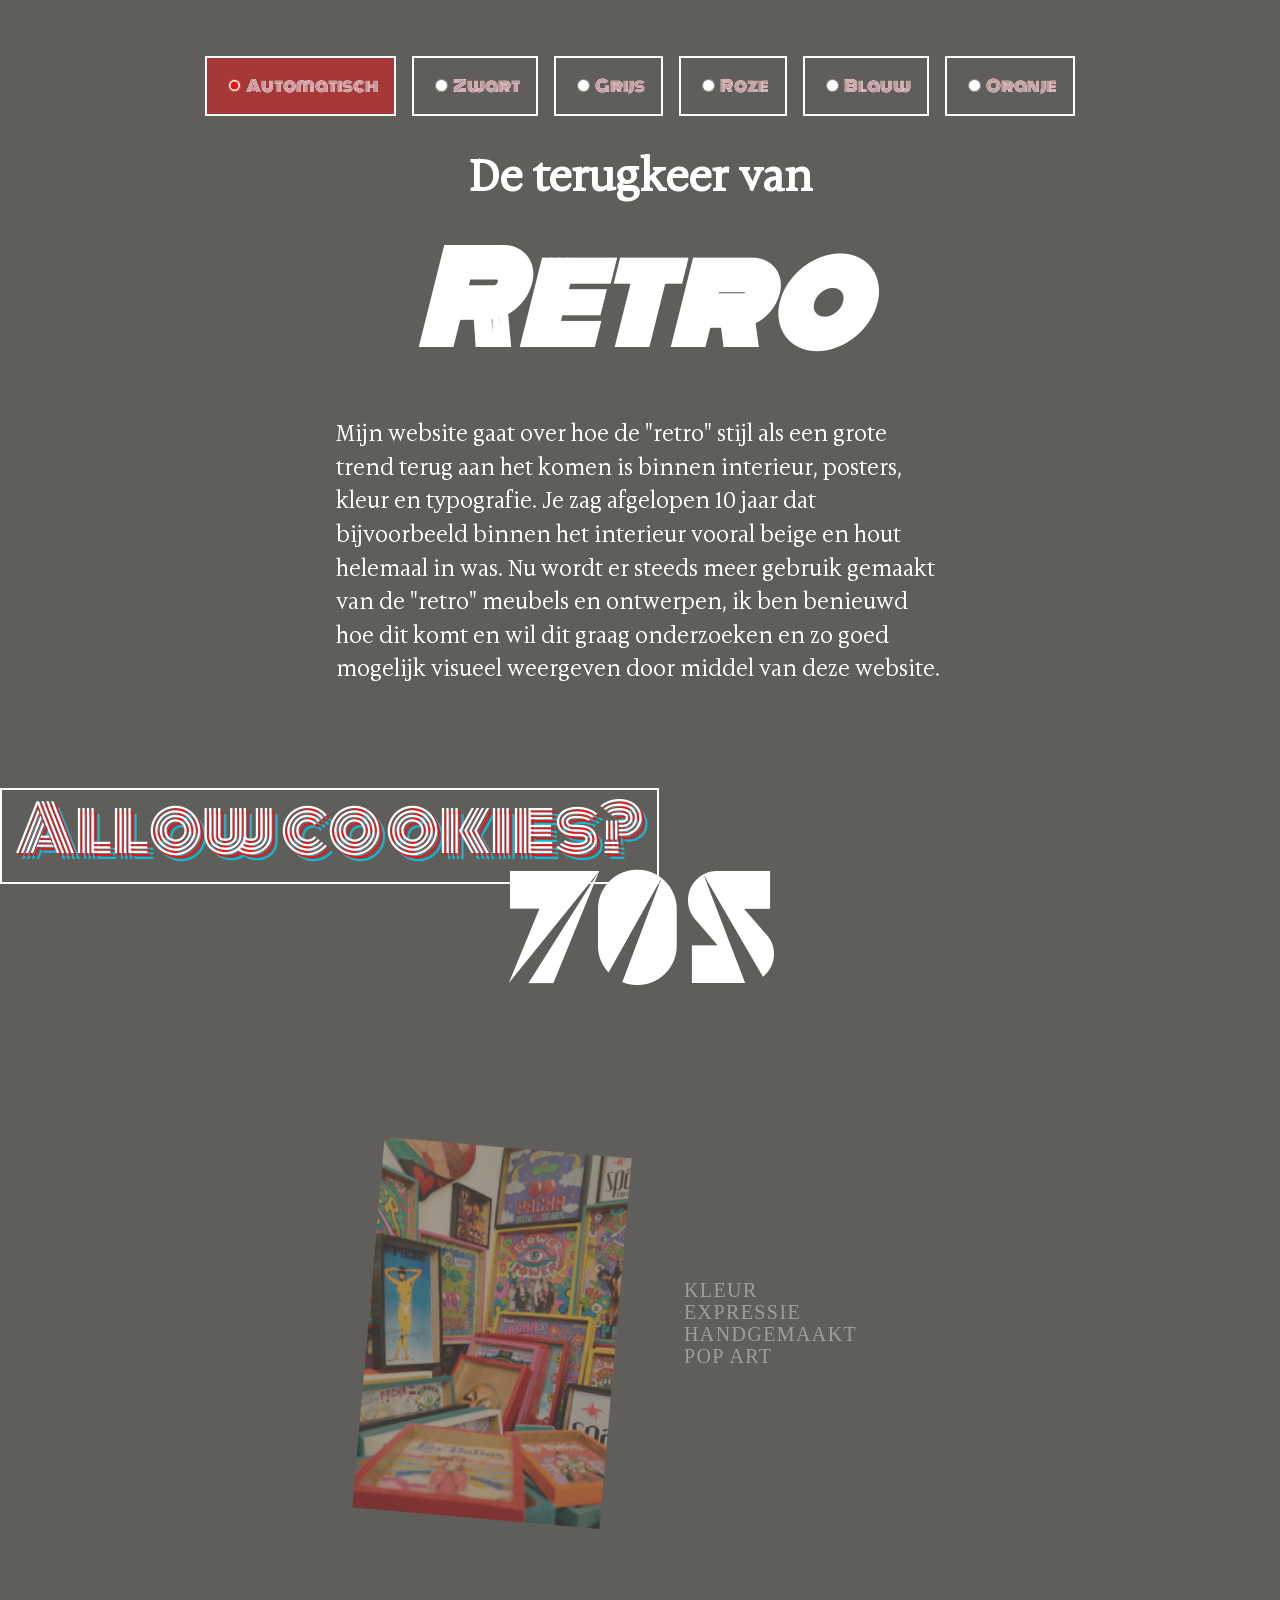
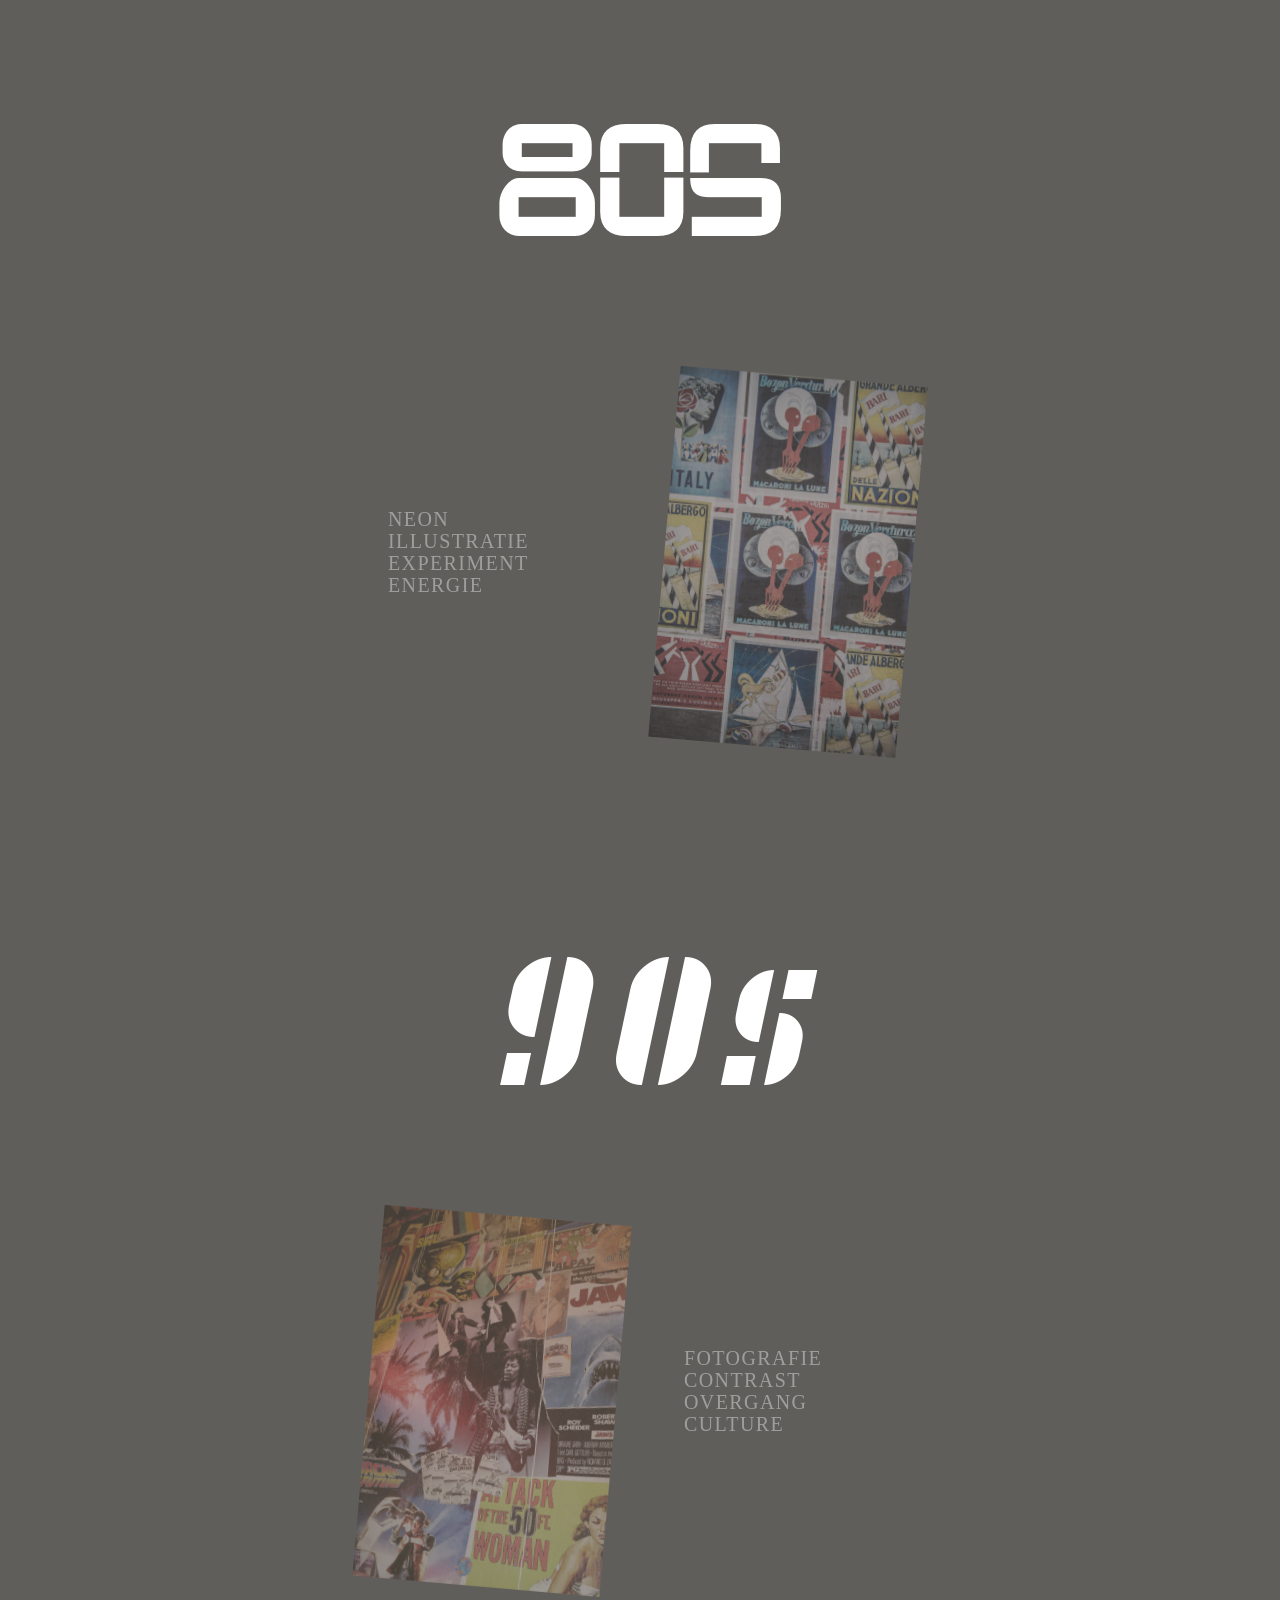
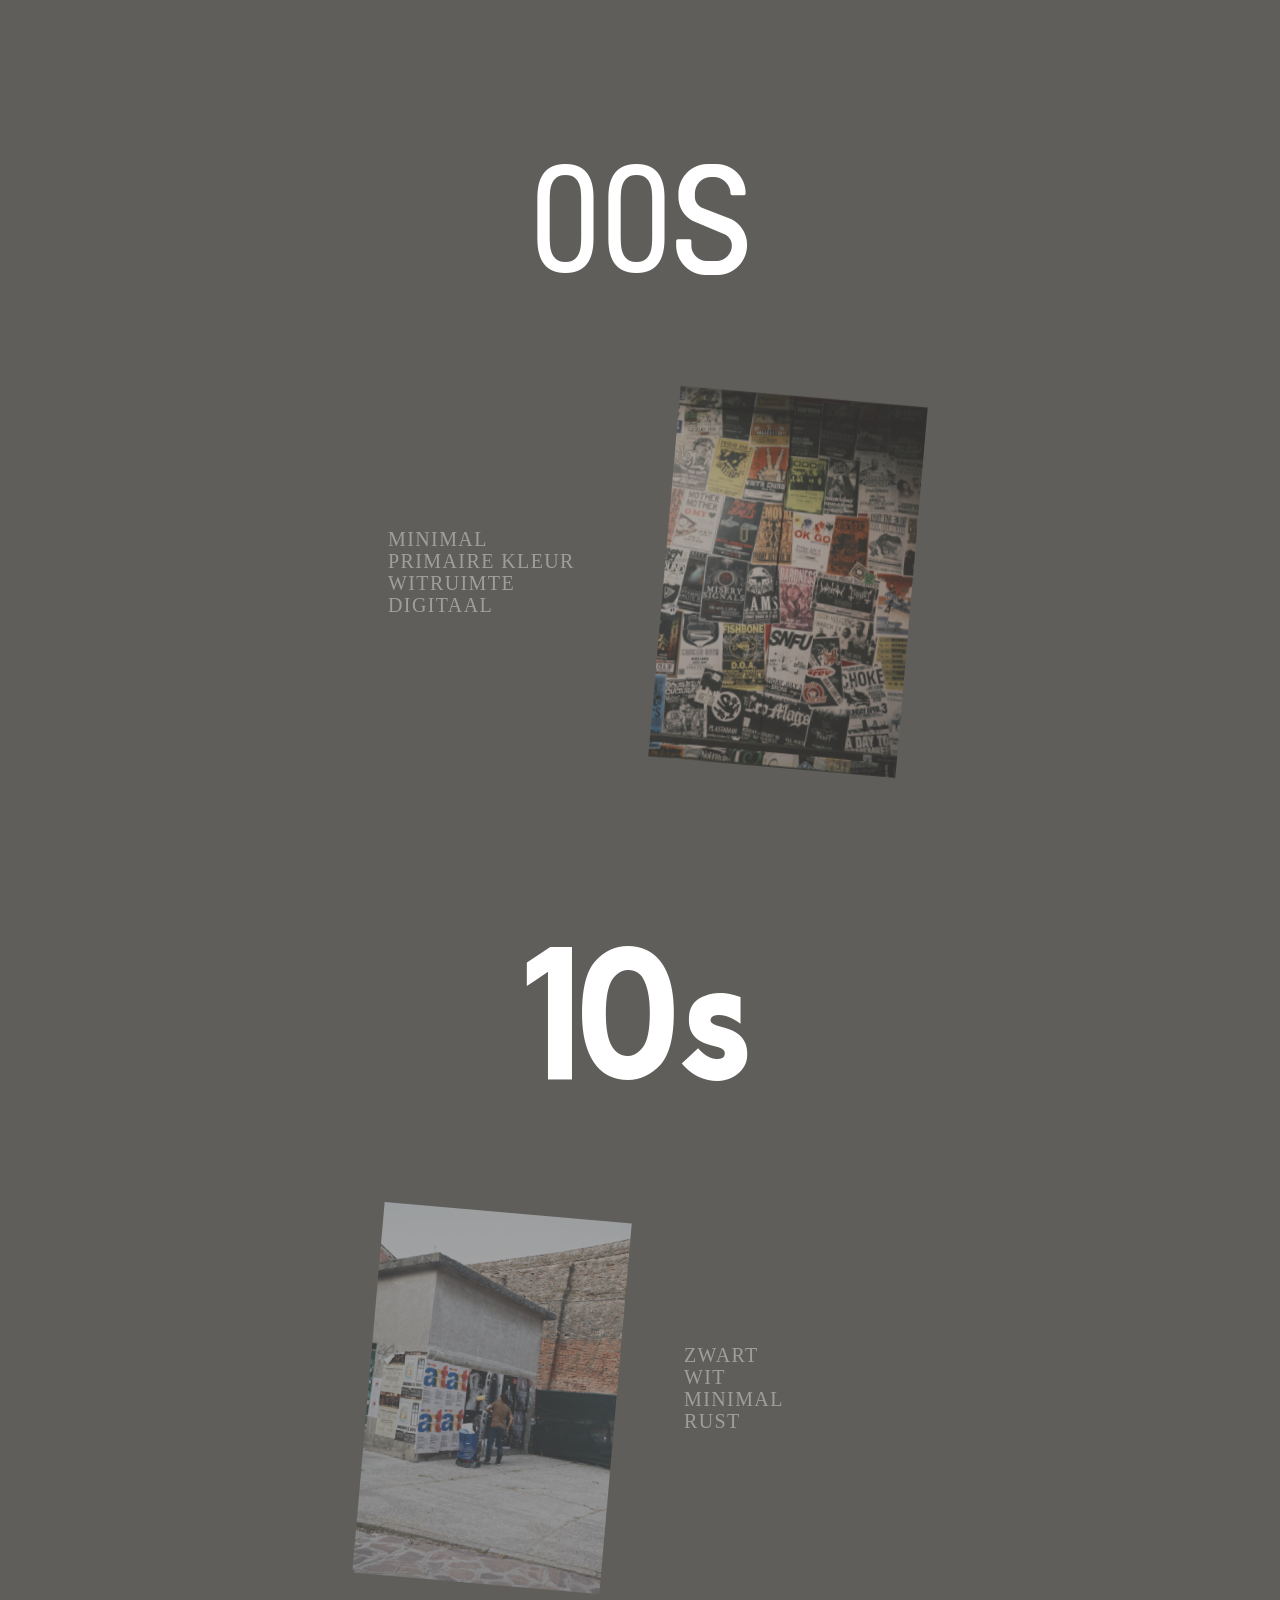
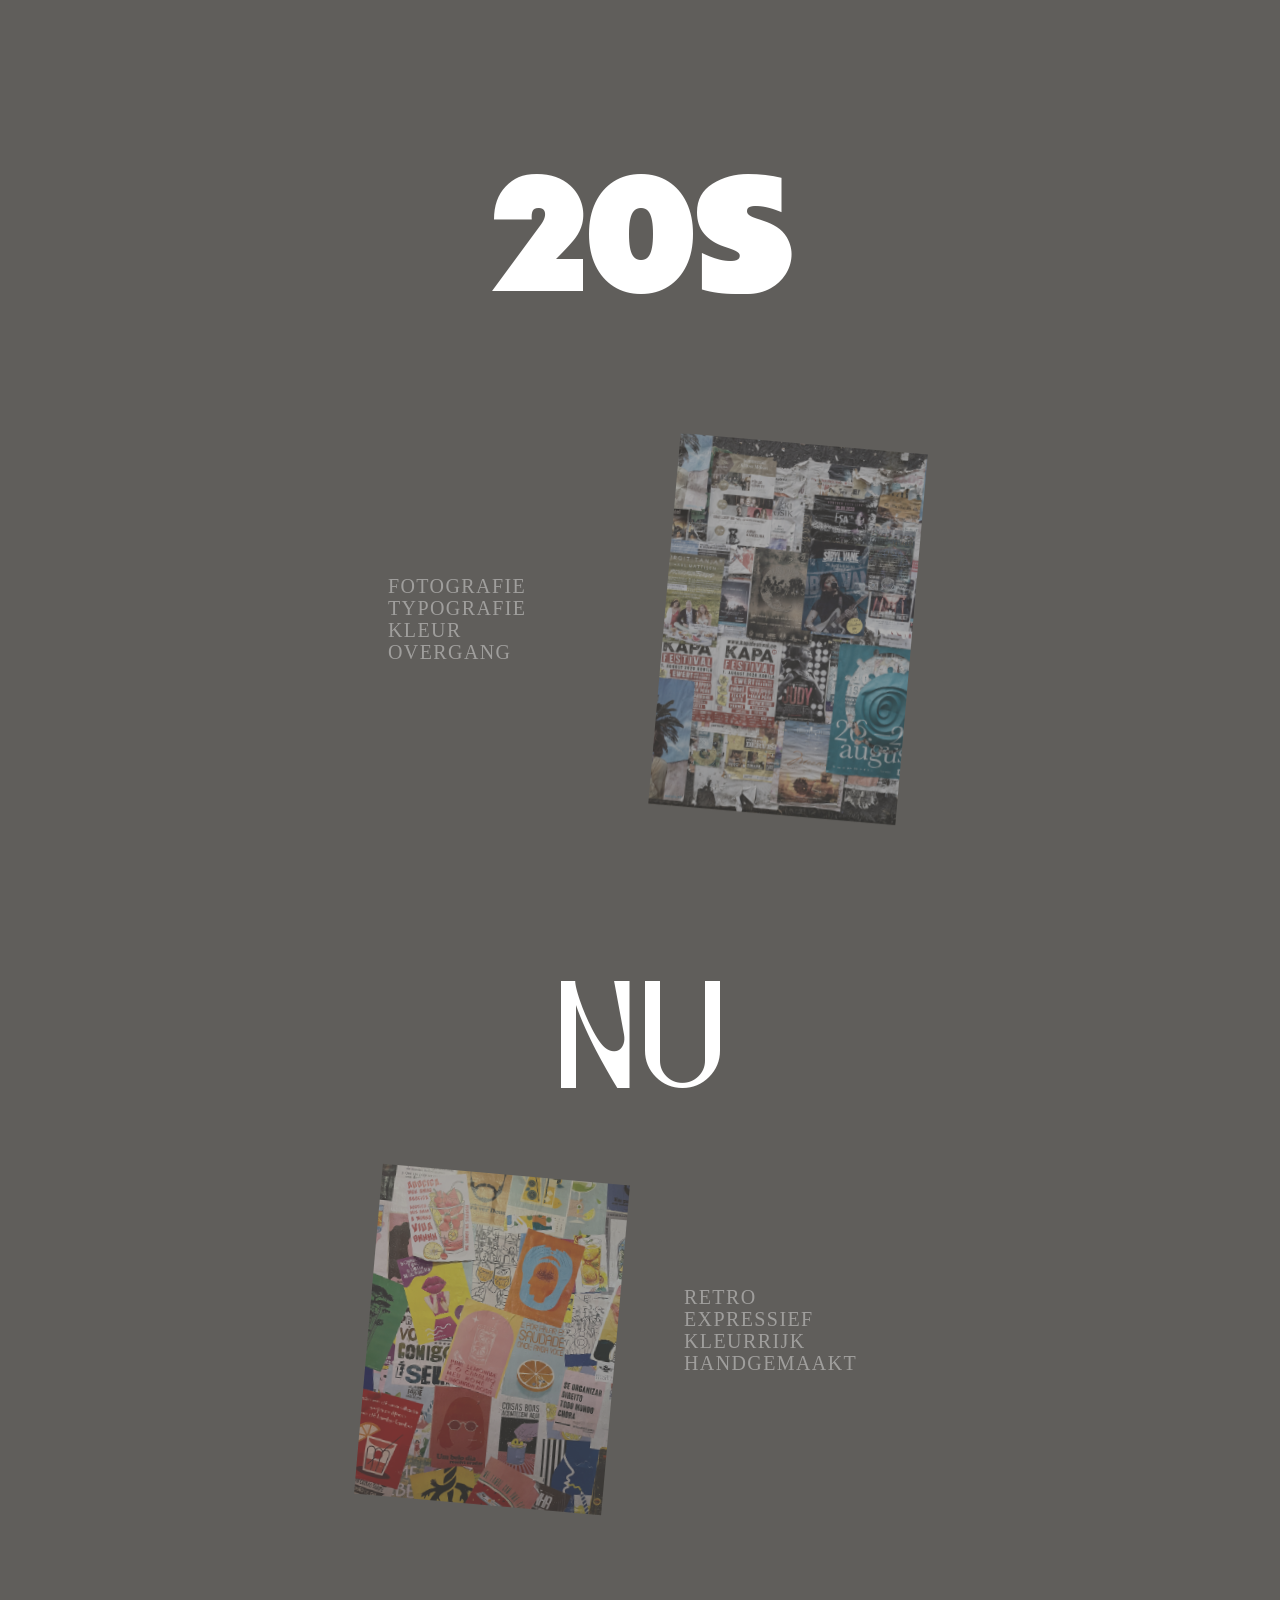
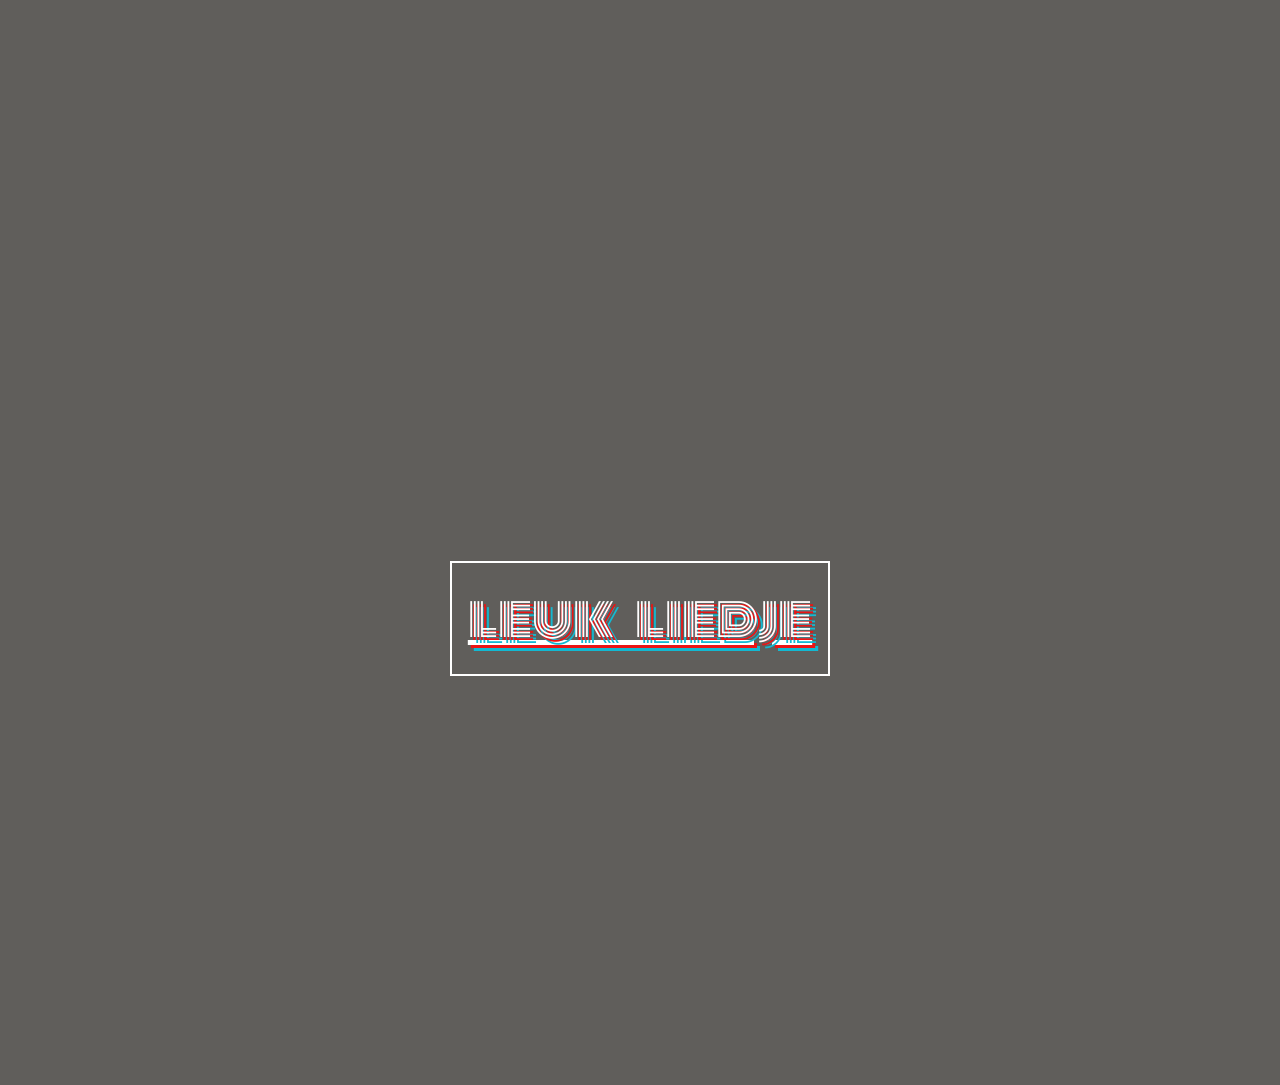
<file: index.html>
<!doctype html>
<html lang="en">
  <head>
    <link rel="icon" type="image/x-icon" href="/assets/foto/icon.png" />
    <meta charset="UTF-8" />
    <meta name="viewport" content="width=device-width, initial-scale=1.0" />
    <meta name="author" content="Jip van der Horn" />
    <meta name="color-scheme" content="dark light" />

    <title>Digitaal Tuintje van Jip</title>
    <link rel="stylesheet" href="./assets/style/normal.css" />
    <script src="./assets/style/javascript.js" defer></script>

    <script
      data-page="https://jipvdhorn.nl"
      src="https://digitaaltuintje.nl/webring.js"
      defer
    ></script>
  </head>

  <form>
    <label>
      <input type="radio" name="thema" value="auto" checked />
      Automatisch
    </label>

    <label>
      <input type="radio" name="thema" value="zwart" />
      Zwart
    </label>

    <label>
      <input type="radio" name="thema" value="grijs" />
      Grijs
    </label>

    <label>
      <input type="radio" name="thema" value="roze" />
      Roze
    </label>

    <label>
      <input type="radio" name="thema" value="blauw" />
      Blauw
    </label>

    <label>
      <input type="radio" name="thema" value="oranje" />
      Oranje
    </label>
  </form>

  <body>
    <header>
      <h1>De terugkeer van <em>Retro</em></h1>
    </header>

    <main>
      <p>
        Mijn website gaat over hoe de "retro" stijl als een grote trend terug
        aan het komen is binnen interieur, posters, kleur en typografie. Je zag
        afgelopen 10 jaar dat bijvoorbeeld binnen het interieur vooral beige en
        hout helemaal in was. Nu wordt er steeds meer gebruik gemaakt van de
        "retro" meubels en ontwerpen, ik ben benieuwd hoe dit komt en wil dit
        graag onderzoeken en zo goed mogelijk visueel weergeven door middel van
        deze website.
      </p>

      <section>
        <h2><button>70s</button></h2>

        <figure>
          <img
            src="assets/foto/70s.jpg"
            alt="een afbeelding van meerdere posters, heel felle en veel kleur, een striptekeningstijl (pop art) is aangehpuden voor deze posters."
          />
          <figcaption>
            KLEUR<br />
            EXPRESSIE<br />
            HANDGEMAAKT<br />
            POP ART
          </figcaption>
        </figure>
      </section>

      <section>
        <h2><button>80s</button></h2>

        <figure>
          <img
            src="assets/foto/80s.jpg"
            alt="een afbeelding van meerdere posters, veel kleur en tekeningen valt bij alle posters op."
          />
          <figcaption>
            NEON<br />
            ILLUSTRATIE<br />
            EXPERIMENT<br />
            ENERGIE
          </figcaption>
        </figure>
      </section>

      <section>
        <h2><button>90s</button></h2>

        <figure>
          <img
            src="assets/foto/90s.jpg"
            alt="een aantal
        filmposters uit de 90s zoals jaws en back to the future."
          />
          <figcaption>
            FOTOGRAFIE<br />
            CONTRAST<br />
            OVERGANG<br />
            CULTURE
          </figcaption>
        </figure>
      </section>
      <section>
        <h2><button>00s</button></h2>

        <figure>
          <img
            src="assets/foto/00s.jpg"
            alt="een aantal posters
        uit de 2000s, het valt gelijk op dat er al iets minder kleur gebruikt
        wordt dan de vorige afbeeldingen."
          />
          <figcaption>
            MINIMAL<br />
            PRIMAIRE KLEUR<br />
            WITRUIMTE<br />
            DIGITAAL
          </figcaption>
        </figure>
      </section>

      <section>
        <h2><button>10s</button></h2>

        <figure>
          <img
            src="assets/foto/10s.jpg"
            alt="een
        aantal posters uit de 2010s, er is vrijwel geen kleur en geen
        afbeeldingen/ tekeningen. alleen maar tekst en bijna alles zwart - wit,
        heel af en toe een poster met een beetje kleur in de tekst maar verder
        niks."
          />
          <figcaption>
            ZWART<br />
            WIT<br />
            MINIMAL<br />
            RUST
          </figcaption>
        </figure>
      </section>

      <section>
        <h2><button>20s</button></h2>

        <figure>
          <img
            src="assets/foto/20s.jpg"
            alt="een aantal posters uit 2020s, de kleur komt al iets meer terug. Je ziet dat we in deze periode een beetje in de overgangsfase zitten van vrijwel geen kleur naar weer wat meer kleurgebruik gaan, wel vaak maar maximaal 1 kleur per poster maar het is wel weer aanwezig."
          />
          <figcaption>
            FOTOGRAFIE<br />
            TYPOGRAFIE<br />
            KLEUR<br />
            OVERGANG
          </figcaption>
        </figure>
      </section>

      <section>
        <h2><button>nu</button></h2>

        <figure>
          <img
            src="assets/foto/nu.jpg"
            alt="een aantal posters die van nu zijn, de kleur is weer helemaal terug aan het komen in de ontwerpen. Je ziet meer getekende afbeeldingen en er wordt weer meerdere kleur per poster gebruikt."
          />
          <figcaption>
            RETRO<br />
            EXPRESSIEF<br />
            KLEURRIJK<br />
            HANDGEMAAKT
          </figcaption>
        </figure>
      </section>
    </main>

    <footer>
      <nav>
        <button commandfor="cookieModal" command="show-modal">
          <span>Allow cookies?</span>
        </button>
      </nav>
    </footer>

    <dialog id="cookieModal">
      <form method="dialog">
        <p lang="en">
          We use cookies to personalise content and ads, to provide social media
          features and to analyse our traffic. We also share information about
          your use of our site with our social media, advertising and analytics
          partners who may combine it with other information that you’ve
          provided to them or that they’ve collected from your use of their
          services.
        </p>
        <button onclick="setCookie()">Allow</button>
        <button onclick="unsetCookie()">Deny</button>
      </form>
    </dialog>
    <a href="let-it-happen/index.html"> leuk liedje </a>
  </body>
</html>
</file>
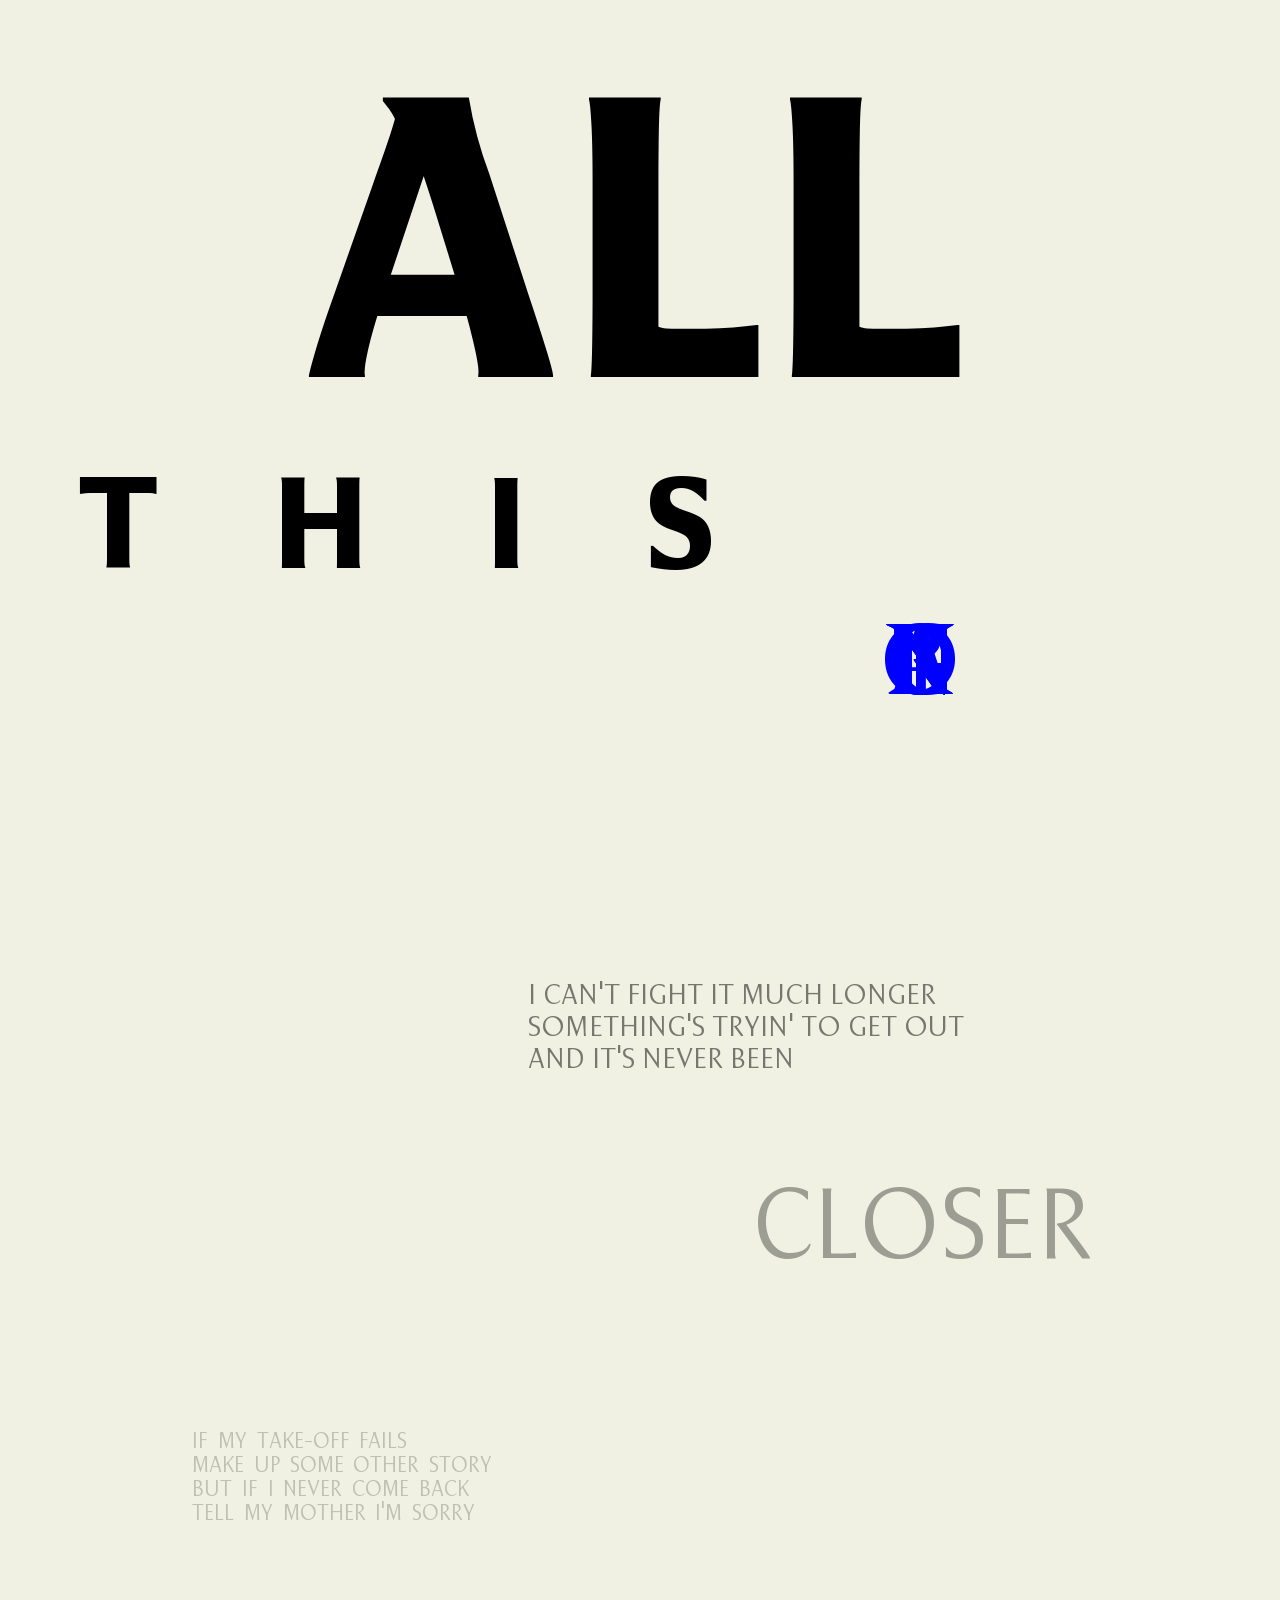
<file: let it happen songtekst visualiseren/index.html>
<!doctype html>
<html lang="en">
  <head>
    <meta charset="UTF-8" />
    <meta name="viewport" content="width=device-width, initial-scale=1.0" />
    <title>Let it happen</title>
    <link rel="stylesheet" href="style/style.css" />
  </head>
  <body>
    <div class="grid">
      <p>
        <all>All</all>
        <this>this</this>

        <span>r</span>
        <span>u</span>
        <span>n</span>
        <span>n</span>
        <span>i</span>
        <span>n</span>
        <span>g</span>
        <span>&nbsp;</span>
        <span>a</span>
        <span>r</span>
        <span>o</span>
        <span>u</span>
        <span>n</span>
        <span>d</span>

        <stukje1
          >I can't fight it much longer <br />
          Something's tryin' to get out
          <br />
          And it's never been</stukje1
        >

        <closer>closer</closer>

        <stukje2
          >If my take-off fails <br />
          Make up some other <story>story</story> <br />
          But if I never come back <br />
          Tell my mother I'm <sorry>sorry</sorry></stukje2
        >
      </p>
    </div>
  </body>
</html>
</file>
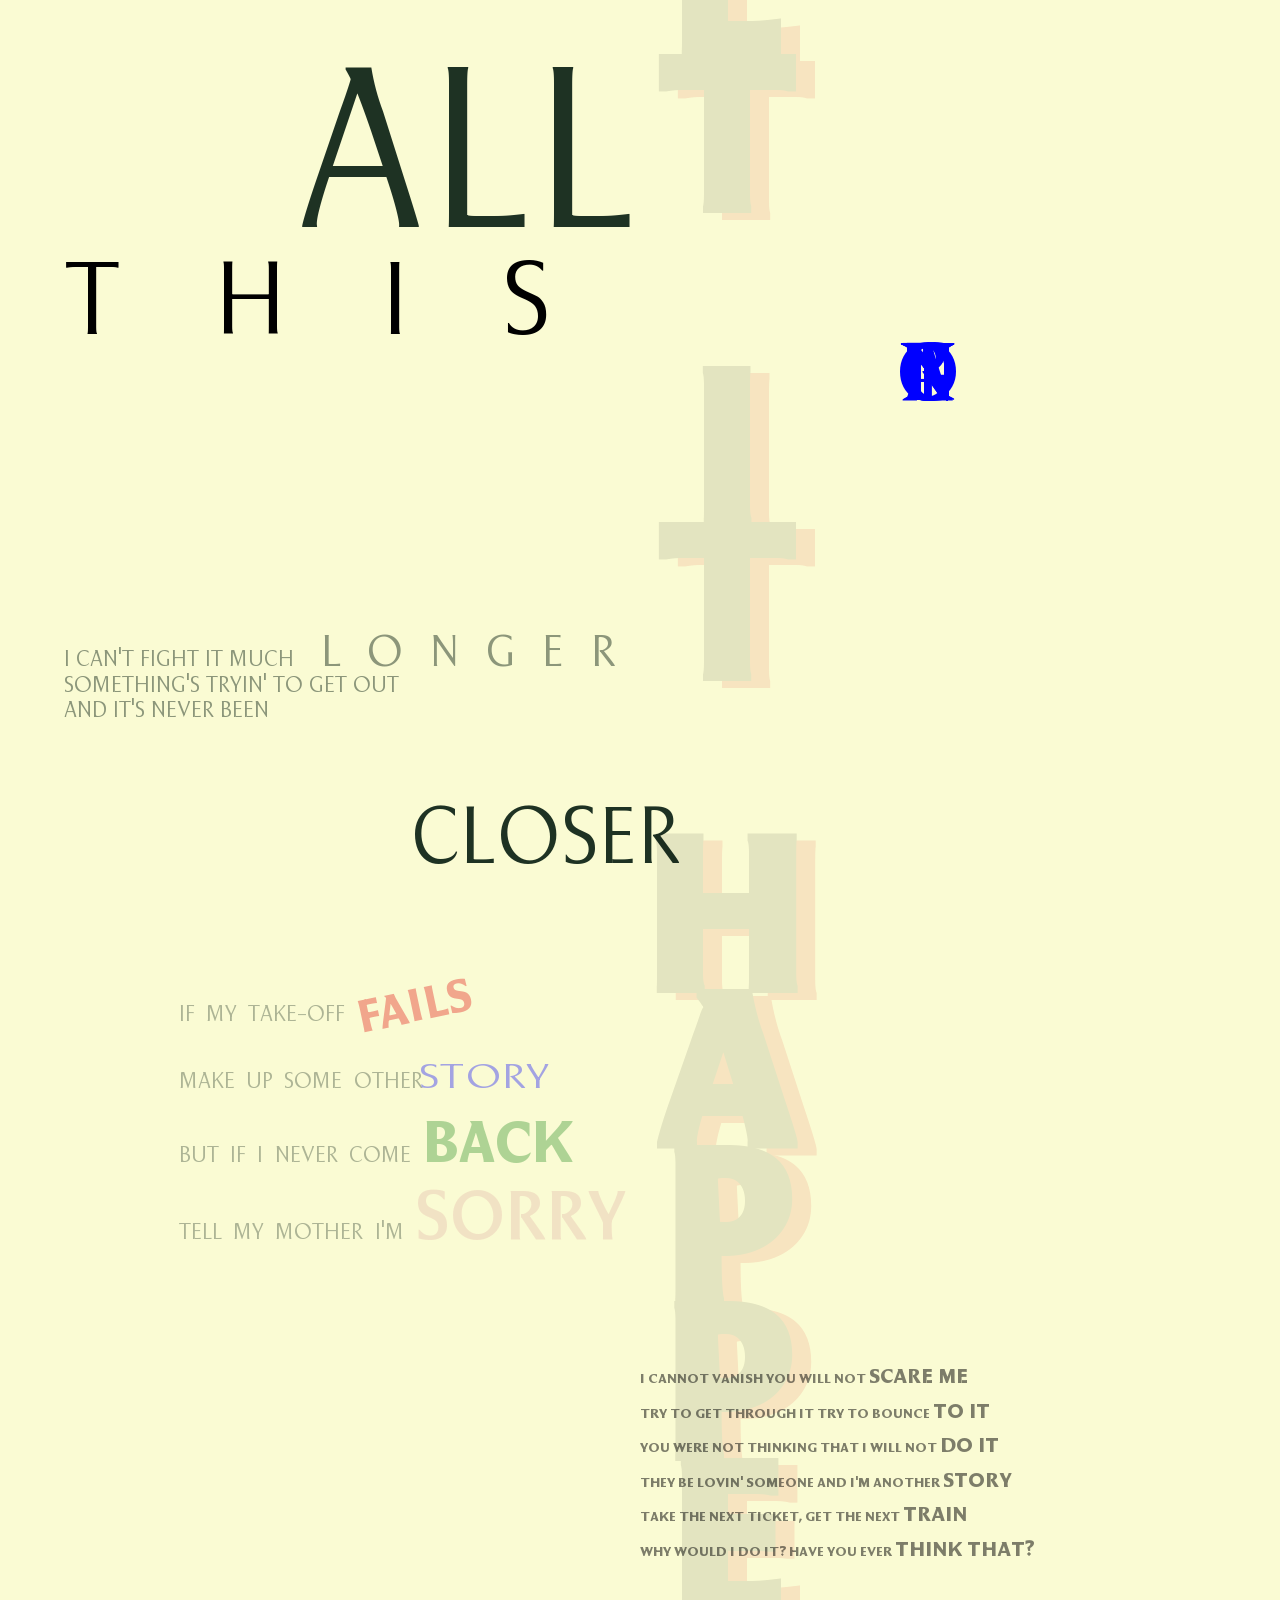
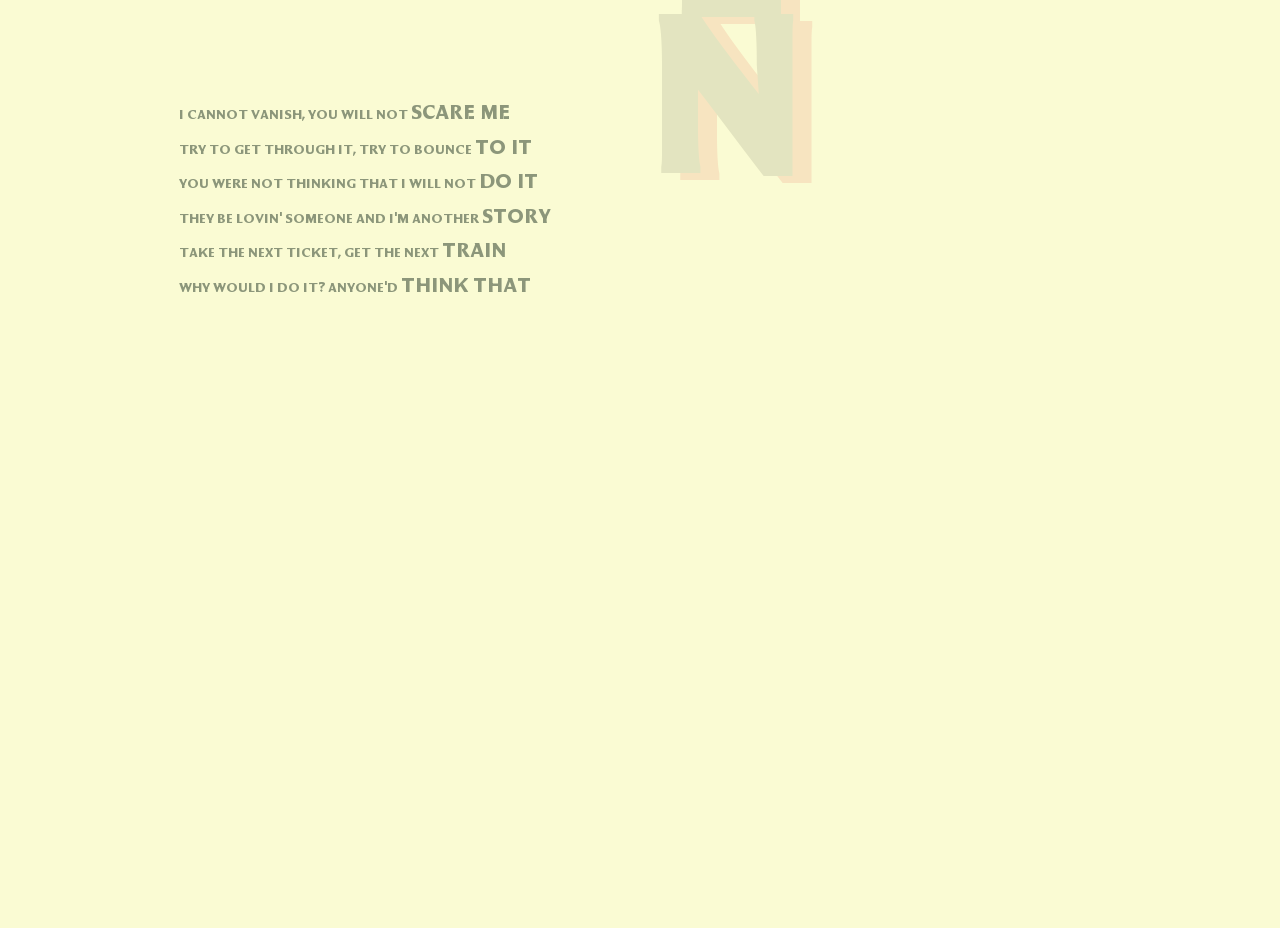
<file: let it happen/index.html>
<!doctype html>
<html lang="en">
  <head>
    <meta charset="UTF-8" />
    <meta name="viewport" content="width=device-width, initial-scale=1.0" />
    <title>Let it happen</title>
    <link rel="stylesheet" href="style/style.css" />
  </head>
  <body>
    <h1>
      L<br />
      E<br />
      T<br />
      <br />
      I<br />
      T<br />
      <br />
      H<br />
      A<br />
      P<br />
      P<br />
      E<br />
      N
    </h1>
    <div class="grid">
      <p>
        <all>All</all>
        <this>this</this>

        <span class="rondje">r</span>
        <span class="rondje">u</span>
        <span class="rondje">n</span>
        <span class="rondje">n</span>
        <span class="rondje">i</span>
        <span class="rondje">n</span>
        <span class="rondje">g</span>
        <span class="rondje">&nbsp;</span>
        <span class="rondje">a</span>
        <span class="rondje">r</span>
        <span class="rondje">o</span>
        <span class="rondje">u</span>
        <span class="rondje">n</span>
        <span class="rondje">d</span>

        <stukje1
          >I can't fight it much<span class="longer">longer</span> <br />
          Something's tryin' to get out
          <br />
          And it's never been</stukje1
        >

        <closer>closer</closer>

        <stukje2
          >If my take-off <span class="fails"> fails</span> <br />
          Make up some other <span class="story1">story</span> <br />
          But if I never come <span class="back">back </span><br />
          Tell my mother I'm <span class="sorry">sorry</span></stukje2
        >

        <stukje3>
          I cannot vanish you will not <span class="scare">scare me</span>
          <br />
          Try to get through it try to bounce
          <span class="toit">to it</span>
          <br />
          You were not thinking that I will not <span class="doit">do it</span>
          <br />
          They be lovin' someone and I'm another
          <span class="story">story</span>
          <br />
          Take the next ticket, get the next <span class="train">train</span>
          <br />
          Why would I do it? Have you ever
          <span class="think">think that?</span>
        </stukje3>

        <stukje4>
          I cannot vanish, you will not <span class="scare">scare me</span>
          <br />
          Try to get through it, try to bounce
          <span class="toit">to it</span>
          <br />
          You were not thinking that I will not <span class="doit">do it</span>
          <br />
          They be lovin' someone and I'm another
          <span class="story">story</span>
          <br />
          Take the next ticket, get the next <span class="train">train</span>
          <br />
          Why would I do it? Anyone'd <span class="think">think that</span>
        </stukje4>
      </p>
    </div>
  </body>
</html>
</file>
<file: assets/style/normal.css>
/* MARK: FONTS */
@font-face {
  font-family: seraphs;
  src: url(../type/SeraphsVF.woff2);
}

@font-face {
  font-family: "astroz";
  src: url(../type/Astroz\ Trial.ttf);
  font-weight: normal;
  font-style: normal;
}

@font-face {
  font-family: "alviona";
  src: url(../type/Alviona.ttf);
  font-weight: normal;
  font-style: normal;
}

@font-face {
  font-family: "boldstorm";
  src: url(../type/Boldstrom\ D.otf);
  font-weight: normal;
  font-style: normal;
}
@font-face {
  font-family: "bilderberg";
  src: url(../type/Bilderberg\ OTF.otf);
  font-weight: normal;
  font-style: normal;
}

@font-face {
  font-family: "zaddick";
  src: url(../type/thezaddick-Regular.ttf);
  font-weight: normal;
  font-style: normal;
}

@font-face {
  font-family: "fundamental";
  src: url(../type/Fundamental\ Brigade\ Schwer.ttf);
  font-weight: normal;
  font-style: normal;
}

@font-face {
  font-family: "laserdisc";
  src: url(../type/Laser-Disc.otf);
  font-weight: normal;
  font-style: normal;
}

@font-face {
  font-family: "monoton";
  src: url(../type/Monoton-Regular.ttf);
  font-weight: normal;
  font-style: normal;
}

@font-face {
  font-family: "comicrelief";
  src: url(../type/ComicRelief-Regular.woff2);
  font-weight: normal;
  font-style: normal;
}

@font-face {
  font-family: "sfretro";
  src: url(../type/SFRetroSpliceSC.ttf);
  font-weight: normal;
  font-style: normal;
}

/* MARK: KLEURTJES en andere props */

html {
  color-scheme: light dark;

  --bg: light-dark(rgb(56, 50, 43), rgb(0, 0, 0));
  color: white;
  --witruimte-s: 1em;
  --witruimte-m: 2em;

  @media (width > 48em) {
    --witruimte-s: 1.5em;
    --witruimte-m: 3em;
  }
}

/* MARK: ALGEMENE STYLING */

/* MARK: achtergrondkleuren */

html:has([value="auto"]:checked) {
  color-scheme: light dark;
  --bg: light-dark(rgb(96, 94, 91), rgb(0, 0, 0));
  color: white;
}

html:has([value="zwart"]:checked) {
  --bg: rgb(0, 0, 0);
  color: white;
}

html:has([value="grijs"]:checked) {
  --bg: rgb(96, 94, 91);
  color: white;
}

html:has([value="roze"]:checked) {
  --bg: rgb(231, 134, 160);
  color: white;
}

html:has([value="blauw"]:checked) {
  --bg: rgb(65, 110, 180);
  color: white;
}

html:has([value="oranje"]:checked) {
  --bg: rgb(224, 139, 54);
  color: white;
}

/* MARK: thema knoppen */

form {
  display: flex;
  justify-content: center;
  flex-wrap: wrap;
  gap: 1em;
  margin: 2em;
}

form label {
  border: 2px solid white;
  padding: 1em;
  cursor: pointer;
  font-family: monoton;
  text-shadow:
    0px 0px 0 rgb(235, 20, 20),
    0px 0px 0 rgb(19, 185, 210);

  transition: 0.5s;
}

form label:hover {
  background-color: white;
  color: black;
  border-color: rgb(235, 20, 20);
  rotate: -3deg;

  text-shadow:
    3px 3px 0 rgb(235, 20, 20),
    7px 7px 0 rgb(19, 185, 210);

  scale: 1.3;
}

form label:has(input:checked) {
  background: rgba(235, 20, 20, 0.5);
}

form input {
  accent-color: rgb(235, 20, 20);
}

form label:has(input:focus-visible) {
  outline: 4px dashed rgb(210, 14, 228);
  outline-offset: 5px;
  background-color: white;
  color: black;
  scale: 1.2;
  z-index: 2;
  rotate: 5deg;
}

p {
  font-family: seraphs;

  font-variation-settings:
    "wght" 110,
    "SRFS" 25;

  font-size: clamp(0.8rem, 0.875rem + 0.9vw, 1.5rem);
  line-height: 1.4;

  @media (width > 48em) {
    max-width: 30em;
  }
}

button {
  background-color: transparent;
  border: none;
  color: white;
}

img {
  height: auto;
  max-width: 100%;
  z-index: 0;
  display: block;
}

/* MARK: WRAPPERS */

html {
  margin: auto;

  background-color: var(--bg);
}

body {
  margin-bottom: 15em;
  padding: 1em;
}

/* MARK: HEADER */

h1 {
  text-align: center;

  font-family: seraphs;
  margin-bottom: 0em;

  font-variation-settings:
    "wght" 110,
    "SRFS" 25;

  @media (width > 32em) {
    font-size: 2.5em;
  }

  @media (width > 48em) {
    font-size: 3em;
  }

  em {
    font-family: monoton;
    display: block;

    animation: --tekstkleur linear forwards;
    animation-timeline: scroll();
    animation-range: 0vh 87vh;
    font-size: 2.6em;

    @media (width > 32em) {
      font-size: calc(8 / 3 * 1em);
    }

    @media (width > 48em) {
      font-size: 2.5em;
    }
    @media (width > 80em) {
      font-size: 4em;
    }
  }
}

/* MARK: MAIN */

main {
  animation: --main-ani linear forwards;
  animation-timeline: scroll();
  animation-range: 0vh 20vh;

  display: grid;
  grid-auto-flow: dense;

  margin-bottom: 40em;
  max-width: 34em;
  margin-inline: auto;

  @media (width > 48em) {
    max-width: 38em;
  }
  @media (width > 80em) {
    max-width: 60em;
  }
}

@keyframes --main-ani {
  0% {
    translate: 0 3em;
  }
  100% {
    translate: 0 32em;
  }
}

main section h2 {
  margin-top: 7em;
  margin-bottom: 2em;

  width: 100%;
  font-size: 1em;
  font-weight: normal;
  line-height: 0;
  text-align: center;

  @media (width > 32em) {
    grid-column: 1 / -1;
  }

  button {
    display: inline-block;
    z-index: 2;
  }
}

main > p:first-child {
  grid-column: 1/-1;
}

main button {
  font-size: 8em;

  animation-timeline: view();
  animation-range: 70vh 200vh;
  animation-fill-mode: forwards;
  animation-timing-function: linear;

  @media (width > 32em) {
    font-size: 10em;
  }

  @media (width > 80em) {
    font-size: 15em;
  }
}
section {
  display: grid;
  grid-template-columns: auto;
  padding-right: 2em;
  padding-left: 2em;
  transition: 0.3s;
}

main section:nth-of-type(1) button {
  font-family: astroz;
  margin-bottom: 0.5em;
  animation-name: --tekstkleur70s;
  z-index: 1;
}

main section:nth-of-type(2) button {
  font-family: laserdisc;

  margin-bottom: 0.2em;
  animation-name: --tekstkleur80s;
  z-index: 1;
}

main section:nth-of-type(3) button {
  font-family: sfretro;

  margin-bottom: 0.3em;
  margin-top: 0.3em;
  animation-name: --tekstkleur90s;
  z-index: 1;
}

main section:nth-of-type(4) button {
  font-family: zaddick;
  font-size: 8em;
  margin-bottom: 0.2em;
  animation-name: --tekstkleur00s;
  z-index: 1;
  @media (width > 32em) {
    font-size: 10em;
  }
  @media (width > 80em) {
    font-size: 20em;
  }
}
main section:nth-of-type(5) button {
  font-family: fundamental;
  font-size: 10em;
  margin-bottom: 0.2em;
  margin-top: 0em;
  animation-name: --tekstkleur10s;
  animation-range: 30vh 200vh;
  z-index: 1;

  @media (width > 32em) {
    font-size: 12em;
  }
  @media (width > 80em) {
    font-size: 20em;
  }
}

main section:nth-of-type(6) button {
  font-family: boldstorm;
  font-size: 8em;
  text-align: center;
  margin-bottom: 0.2em;
  animation-name: --tekstkleur20s;
  animation-range: 30vh 200vh;
  z-index: 1;
  @media (width > 32em) {
    font-size: 10em;
  }
  @media (width > 80em) {
    font-size: 20em;
  }
}

main section:nth-of-type(7) button {
  font-family: alviona;
  font-size: 10em;
  text-align: center;

  animation-name: --tekstkleurnu;
  animation-timeline: view();
  animation-range: 30vh 200vh;
  z-index: 1;

  @media (width > 80em) {
    font-size: 20em;
  }
}

main figure {
  margin: 0;
  padding: 1em 0;

  img {
    grid-area: foto;
    filter: saturate(0.8);
    opacity: 0.5;
    transform: scale(0.9);
    transition: 0.3s;

    animation: --grow;
    animation-timeline: view();
    animation-range: 0vh 250vh;
  }

  figcaption {
    grid-area: tekst;

    font-size: clamp(1rem, 0.875rem + 0.625vw, 1.25rem);
    line-height: 1.1;
    opacity: 0.4;
    letter-spacing: 0.07em;
    text-transform: uppercase;

    padding-bottom: 1em;
    padding-left: 1em;
    padding-top: 0;

    align-self: center;

    transition: 0.3s;

    @media (width < 48em) {
      animation: --growcaption;
      animation-timeline: view();
      animation-range: 0vh 120vh;
      animation-timing-function: linear;
    }
  }

  @media (width > 48em) {
    display: grid;
    grid-template-columns: minmax(0, 1fr) minmax(0, 1fr);
    grid-template-areas: "tekst foto";
    gap: var(--witruimte-m);

    section:nth-of-type(odd) & {
      grid-template-areas: "foto tekst";
    }
  }

  @media (width > 80em) {
    grid-template-columns: 1fr 2fr;
    grid-template-areas: "tekst foto";

    section:nth-of-type(odd) & {
      grid-template-columns: 2fr 1fr;
      grid-template-areas: "foto tekst";
    }
  }
}
/* MARK: cookie knop */

footer {
  position: fixed;
  bottom: 1em;
  left: 0;
  width: 100%;
  z-index: 10;
}

footer button {
  line-height: 3em;
  position: relative;
  padding: 1em;

  background: transparent;
  border: 2px solid white;

  cursor: pointer;

  transition: 0.2s;
  border: 2px solid white;
}

footer span {
  font-family: monoton;
  font-size: clamp(0.5rem, 0.002rem + 5vw, 10rem);
  line-height: 0.8;

  text-shadow:
    3px 3px 0 rgb(235 20 20),
    6px 6px 0 rgb(19 185 210);
}

footer button:hover {
  background-color: white;
  border-color: rgb(235 20 20);

  scale: 1.3;
}

footer button:hover span {
  color: black;

  text-shadow:
    3px 3px 0 rgb(235 20 20),
    6px 6px 0 rgb(19 185 210);
}

footer button:focus {
  outline: 3px dashed rgb(212, 5, 244);

  background-color: rgb(57, 5, 65);

  scale: 1.3;
}

footer button:active {
  scale: 0.92;
}

footer nav {
  animation: cookiechaos linear;
  animation-timeline: scroll();
}

@keyframes cookiechaos {
  0% {
    transform: translateX(2vw) scale(0.6);
  }

  10% {
    transform: translateX(45vw) scale(0.8);
    rotate: -7deg;
  }

  25% {
    transform: translateX(2vw) scale(0.6);
    rotate: 17deg;
  }

  50% {
    transform: translateX(45vw) scale(0.9);
    rotate: -7deg;
  }

  75% {
    transform: translateX(2vw) scale(0.5);
    rotate: 17deg;
  }

  100% {
    transform: translateX(40vw) scale(0.7);
    rotate: -7deg;
  }
}

footer button:focus-visible {
  outline: 3px dashed rgb(212, 5, 244);
  outline-offset: 4px;
}

/* MARK: cookie melding */

#cookieModal {
  background-color: var(--bg);
  color: white;
  border: 3px solid white;
  width: 90%;
  max-width: 30em;
  box-shadow: 10px 10px 0 rgb(200 122 5);
  box-sizing: border-box;

  p {
    font-family: Arial, Helvetica, sans-serif;
    font-size: clamp(0.8rem, 0.7rem + 0.8vw, 1.2rem);
  }

  button {
    font-family: monoton;
    font-size: clamp(1rem, 0.8rem + 1vw, 1.5rem);
    margin: 1em;
    border: 1px dashed rgb(66, 125, 17);
    transition: 0.5s;
  }

  button:hover {
    text-shadow:
      3px 3px 0 rgb(235 20 20),
      6px 6px 0 rgb(19 185 210);
    transform: rotateZ(10deg);
    border: 0.001px dashed rgb(66, 125, 17);
    scale: 1.5;
  }
  button:active {
    background-color: rgb(117, 65, 124);
    scale: 0.8;
  }

  button:focus {
    transform: rotateZ(10deg);
    border: 3px solid pink;
    text-shadow:
      3px 3px 0 rgb(235 20 20),
      6px 6px 0 rgb(19 185 210);
    scale: 1.5;
  }
}

/* MARK: hover effecten */

section:has(img:hover) {
  @media (width > 48em) {
    opacity: 1;
    transform: scale(1.3);
    filter: saturate(1.5);

    figcaption {
      transform: scale(1.2);
      opacity: 1;
      letter-spacing: 0.4em;
      z-index: 2;
    }
  }
}

section:has(button:active) {
  transition: 0.1s;
  background-color: rgb(200 122 5);
}

section {
  @media (width < 48em) {
    animation-timeline: view();
    animation-range: 80vh 250vh;
    animation-fill-mode: linear;
  }
}

@keyframes --grow {
  0% {
    scale: 1;
  }

  40% {
    scale: 1;
  }
  70% {
    scale: 1.3;
    opacity: 1;

    filter: saturate(1.5);
  }
  100% {
    scale: 1;
  }
}

@keyframes --growcaption {
  0% {
    opacity: 0.4;
    transform: scale(1);
    letter-spacing: 0.07em;
  }

  70% {
    opacity: 1;
    transform: scale(1.2);
    letter-spacing: 0.6em;
  }

  100% {
    opacity: 0.4;
    transform: scale(1);
    letter-spacing: 0.07em;
  }
}

/* MARK: shadows */

@keyframes --tekstkleur70s {
  0% {
  }

  20% {
    /*    position: fixed; */
    text-shadow:
      0px 0px 2px rgb(19, 224, 29),
      0px 0px 2px rgb(238, 238, 10),
      0px 0px 2px rgb(235, 20, 20),
      0px 0px 2px rgb(189, 49, 140),
      0px 0px 2px rgb(19, 185, 210);
  }

  100% {
    text-shadow:
      0px 20px 4px rgb(19, 224, 29),
      0px 40px 4px rgb(238, 238, 10),
      0px 60px 4px rgb(235, 20, 20),
      0px 80px 4px rgb(189, 49, 140),
      0px 100px 4px rgb(19, 185, 210);
  }
}

@keyframes --tekstkleur {
  0% {
  }

  20% {
    /*    position: fixed; */
    text-shadow:
      0px 100px 2px rgb(228, 241, 196),
      0px 200px 2px rgb(79, 153, 98),
      0px 300px 2px rgb(216, 216, 101),
      0px 400px 2px rgb(62, 62, 167),
      0px 500px 2px rgb(231, 81, 26);
  }

  90% {
    text-shadow:
      0px 200px 8px rgb(228, 241, 196),
      0px 300px 8px rgb(79, 153, 98),
      0px 400px 8px rgb(216, 216, 101),
      0px 500px 8px rgb(62, 62, 167),
      0px 600px 8px rgb(231, 81, 26);
  }
  100% {
    text-shadow:
      0px 280px 8px rgb(228, 241, 196),
      0px 290px 8px rgb(79, 153, 98),
      0px 300px 8px rgb(216, 216, 101),
      0px 310px 8px rgb(62, 62, 167),
      0px 320px 8px rgb(231, 81, 26);
  }
}

@keyframes --tekstkleur80s {
  0% {
  }

  20% {
    /*    position: fixed; */
    text-shadow:
      0px 0px 2px rgb(185, 86, 43),
      0px 0px 2px rgb(152, 206, 209),
      0px 0px 2px rgb(235, 235, 20),
      0px 0px 2px rgb(67, 183, 90),
      0px 0px 2px rgb(43, 50, 51);
  }

  100% {
    text-shadow:
      0px 20px 4px rgb(185, 86, 43),
      0px 40px 4px rgb(152, 206, 209),
      0px 60px 4px rgb(235, 235, 20),
      0px 80px 4px rgb(67, 183, 90),
      0px 100px 4px rgb(43, 50, 51);
  }
}

@keyframes --tekstkleur90s {
  0% {
  }

  20% {
    /*    position: fixed; */
    text-shadow:
      0px 0px 2px rgb(164, 150, 133),
      0px 0px 2px rgb(101, 119, 42),
      0px 0px 2px rgb(235, 235, 20),
      0px 0px 2px rgb(243, 161, 79),
      0px 0px 2px rgb(35, 154, 205);
  }

  100% {
    text-shadow:
      0px 20px 4px rgb(164, 150, 133),
      0px 40px 4px rgb(101, 119, 42),
      0px 60px 4px rgb(235, 235, 20),
      0px 80px 4px rgb(243, 161, 79),
      0px 100px 4px rgb(35, 154, 205);
  }
}

@keyframes --tekstkleur00s {
  0% {
  }

  20% {
    /*    position: fixed; */
    text-shadow:
      0px 0px 2px rgb(240, 240, 240),
      0px 0px 2px rgb(2, 127, 0),
      0px 0px 2px rgb(235, 52, 20),
      0px 0px 2px rgb(228, 237, 236),
      0px 0px 2px rgb(203, 227, 22);
  }

  100% {
    text-shadow:
      0px 20px 4px rgb(240, 240, 240),
      0px 40px 4px rgb(2, 127, 0),
      0px 60px 4px rgb(235, 52, 20),
      0px 80px 4px rgb(228, 237, 236),
      0px 100px 4px rgb(203, 227, 22);
  }
}

@keyframes --tekstkleur10s {
  0% {
  }

  20% {
    /*    position: fixed; */
    text-shadow:
      0px 0px 2px rgb(158, 80, 58),
      0px 0px 2px rgb(173, 173, 173),
      0px 0px 2px rgb(255, 255, 255),
      0px 0px 2px rgb(0, 0, 0),
      0px 0px 2px rgb(19, 29, 88);
  }

  100% {
    text-shadow:
      0px 20px 4px rgb(158, 80, 58),
      0px 40px 4px rgb(173, 173, 173),
      0px 60px 4px rgb(255, 255, 255),
      0px 80px 4px rgb(0, 0, 0),
      0px 100px 4px rgb(19, 29, 88);
  }
}

@keyframes --tekstkleur20s {
  0% {
  }

  20% {
    /*    position: fixed; */
    text-shadow:
      0px 0px 2px rgb(61, 165, 193),
      0px 0px 2px rgb(211, 215, 211),
      0px 0px 2px rgb(246, 106, 106),
      0px 0px 2px rgb(234, 232, 232),
      0px 0px 2px rgb(168, 170, 58);
  }

  100% {
    text-shadow:
      0px 20px 4px rgb(61, 165, 193),
      0px 40px 4px rgb(211, 215, 211),
      0px 60px 4px rgb(246, 106, 106),
      0px 80px 4px rgb(234, 232, 232),
      0px 100px 4px rgb(168, 170, 58);
  }
}

@keyframes --tekstkleurnu {
  0% {
  }

  20% {
    /*    position: fixed; */
    text-shadow:
      0px 0px 2px rgb(245, 111, 2),
      0px 0px 2px rgb(18, 164, 200),
      0px 0px 2px rgb(244, 240, 5),
      0px 0px 2px rgb(229, 130, 204),
      0px 0px 2px rgb(231, 231, 231);
  }

  100% {
    text-shadow:
      0px 20px 4px rgb(245, 111, 2),
      0px 40px 4px rgb(18, 164, 200),
      0px 60px 4px rgb(244, 240, 5),
      0px 80px 4px rgb(229, 130, 204),
      0px 100px 4px rgb(231, 231, 231);
  }
}

@media (width > 48em) {
  main figure img {
    transform: rotate(5deg);
  }
}

/* MARK: button leuk liedje */

body > a {
  display: table;
  margin: 3em auto;
  padding: 0.3em;
  transition: 0.5s;
  word-spacing: 0.3em;

  font-family: monoton;
  font-size: clamp(1.5rem, 4vw, 4em);
  color: white;

  background: transparent;
  border: 2px solid white;
  cursor: pointer;

  text-shadow:
    3px 3px 0 rgb(235 20 20),
    6px 6px 0 rgb(19 185 210);
}

body > a:hover {
  color: black;
  background-color: white;
  border-color: rgb(235 20 20);

  scale: 1.2;
  rotate: -3deg;
}

body > a:focus-visible {
  outline: 3px dashed rgb(212 5 244);
  scale: 1.2;
  rotate: -3deg;
}

body > a:active {
  scale: 0.7;
}

/* MARK: reduced motion en higher contrast */

@media (prefers-reduced-motion: reduce), (prefers-contrast: more) {
  html {
    scroll-behavior: auto;
  }

  *,
  *::before,
  *::after {
    animation: none;
    animation-timeline: auto;
    transition: none;
  }

  h1 em,
  main,
  main button,
  main figure img,
  main figure figcaption,
  section,
  footer nav {
    animation: none;
    animation-timeline: auto;
    animation-range: normal;
  }

  main {
    translate: none;
  }

  main figure img {
    scale: 1;
    opacity: 1;
    filter: none;
  }

  main figure figcaption {
    opacity: 1;
  }

  footer nav {
    transform: none;
    rotate: none;
  }

  section:has(img:hover) {
    transform: none;
    filter: none;
  }

  section:has(img:hover) figcaption {
    transform: none;
    letter-spacing: 0.07em;
  }

  footer {
    margin-left: 5em;
  }

  footer button {
    transition: 0.2s;
    background: transparent;
    color: white;
  }

  footer button:hover {
    background-color: white;
    color: black;
    border-color: white;
  }

  #cookieModal button:hover {
    transform: none;
    scale: 1;
  }

  body {
    transition: 0.3s;
    color: white;
    background: black;
  }

  body > a:hover {
    background-color: white;
    color: black;
    border-color: white;
  }

  h1 em {
    margin-bottom: 3em;
    text-shadow:
      0 120px 3px rgb(228, 241, 196),
      0 240px 3px rgb(79, 153, 98),
      0 360px 3px rgb(216, 216, 101),
      0 480px 3px rgb(62, 62, 167),
      0 600px 3px rgb(231, 81, 26);
  }

  figcaption,
  img {
    opacity: 1;
  }

  main section:nth-of-type(1) button {
    text-shadow: 5px 5px 0 rgb(19, 224, 29);
  }

  main section:nth-of-type(2) button {
    text-shadow: 5px 5px 0 rgb(185, 86, 43);
  }

  main section:nth-of-type(3) button {
    text-shadow: 5px 5px 0 rgb(35, 154, 205);
  }

  main section:nth-of-type(4) button {
    text-shadow: 5px 5px 0 rgb(235, 52, 20);
  }

  main section:nth-of-type(5) button {
    text-shadow: 5px 5px 0 rgb(158, 80, 58);
  }

  main section:nth-of-type(6) button {
    text-shadow: 5px 5px 0 rgb(59, 164, 194);
  }

  main section:nth-of-type(7) button {
    text-shadow: 5px 5px 0 rgb(245, 114, 6);

    animation: none;
    animation-timeline: auto;
    animation-range: normal;
  }

  #cookieModal button {
    font-family: seraphs;
  }

  footer span {
    font-family: seraphs;
  }

  body > a {
    font-family: seraphs;
  }
}

/* MARK: deny mode */

body.deny-mode {
  html {
    scroll-behavior: auto;
  }

  *,
  *::before,
  *::after {
    animation: none;
    animation-timeline: auto;
    transition: none;
  }

  h2 {
    transform: scaleY(2);
  }

  h1 em,
  main,
  main button,
  main figure img,
  main figure figcaption,
  section,
  footer nav {
    animation: none;
    animation-timeline: auto;
    animation-range: normal;
  }

  main {
    translate: none;
  }

  main figure img {
    scale: 1;
    opacity: 1;
    filter: grayscale(1);
  }

  main figure figcaption {
    opacity: 1;
    transform: scaleY(4);
  }

  footer nav {
    transform: none;
    rotate: none;
  }

  section:has(img:hover) {
    transform: none;
  }

  section:has(img:hover) figcaption {
    transform: none;
  }

  footer {
    margin-left: 5em;
  }
  footer button {
    transition: none;
    background: transparent;
    color: white;
  }

  footer button:hover {
    background-color: white;
    color: black;
    border-color: white;
  }

  #cookieModal button:hover {
    transform: none;
    scale: 1.2;
  }

  body {
    transition: none;
    color: white;
    background: black;
  }

  body > a:hover {
    background-color: white;
    color: black;
    border-color: white;
  }

  h1 em {
    margin-bottom: 3em;
    text-shadow:
      0 120px 3px rgb(228, 241, 196),
      0 240px 3px rgb(79, 153, 98),
      0 360px 3px rgb(216, 216, 101),
      0 480px 3px rgb(62, 62, 167),
      0 600px 3px rgb(231, 81, 26);
  }

  figcaption,
  img {
    opacity: 1;
  }

  main section:nth-of-type(1) button {
    text-shadow: 5px 5px 0 rgb(19, 224, 29);
  }

  main section:nth-of-type(2) button {
    text-shadow: 5px 5px 0 rgb(185, 86, 43);
  }

  main section:nth-of-type(3) button {
    text-shadow: 5px 5px 0 rgb(35, 154, 205);
  }

  main section:nth-of-type(4) button {
    text-shadow: 5px 5px 0 rgb(235, 52, 20);
  }

  main section:nth-of-type(5) button {
    text-shadow: 5px 5px 0 rgb(158, 80, 58);
  }

  main section:nth-of-type(6) button {
    text-shadow: 5px 5px 0 rgb(59, 164, 194);
  }

  main section:nth-of-type(7) button {
    text-shadow: 5px 5px 0 rgb(245, 114, 6);

    animation: none;
  }

  #cookieModal button {
    font-family: seraphs;
  }

  body > a {
    font-family: seraphs;
    margin-top: 0em;
  }
}
</file>
<file: let it happen songtekst visualiseren/style/style.css>
@font-face {
  font-family: seraphs;
  src: url(/fonts/SeraphsVF.woff2);
}

body {
  height: 100vh;
  margin: 1em;

  background-color: rgb(240, 241, 226);
  display: grid;
  place-items: center;
  margin: 5em;
}

.grid {
  display: grid;
  grid-template-columns: repeat(10, minmax(0, 1fr));
  grid-template-rows: repeat(20, minmax(0, 1fr));
  min-height: 0;
  width: 100%;
  height: 200%;
  align-self: start;
}

p {
  display: contents;

  font-family: seraphs;
  margin: 0;
  text-transform: uppercase;
}

all {
  grid-column: 3;
  grid-row: 3;
  font-size: 28em;
  line-height: 0;
  margin: 0;
  border: 0;

  font-variation-settings: "wght" 200;

  transition: transform 0.5s ease;
}

all:hover {
  transform: scale(1.3);
  letter-spacing: 0.1em;
  color: forestgreen;
}

this {
  font-variation-settings: "wght" 200;
  grid-column: 1;
  grid-row: 6;
  font-size: 9em;
  line-height: 0;
  letter-spacing: 0.8em;

  transition: transform 0.5s ease;
}

this:hover {
  transform: scale(1.3);
  color: forestgreen;
}

span {
  font-family: seraphs;
  font-variation-settings:
    "wght" 120,
    "SRFS" 30;

  font-size: 7em;

  grid-column: 8;
  grid-row: 7;

  place-self: center;

  animation: --rondje 5s infinite linear;
  animation-delay: calc(sibling-index() * 0.34s - 5s);

  color: blue;
  text-transform: uppercase;

  transition:
    font-size 0.7s ease,
    color 0.3s ease;
}

span:hover {
  font-size: 9em;
  font-variation-settings: "wght" 200;
  color: forestgreen;
}

@keyframes --rondje {
  0% {
    transform: rotate(0deg) translateY(1.5em);
  }

  100% {
    transform: rotate(360deg) translateY(1.5em);
  }
}

stukje1 {
  font-variation-settings: "wght" 50;
  font-size: 2em;
  grid-column-start: 7;
  grid-column-end: 10;
  grid-row: 11;
  line-height: 1em;
  word-spacing: 0em;
  opacity: 0.5;

  transition:
    font-variation-settings 0.5s ease,
    line-height 0.5s ease,
    font-size 0.5s ease,
    word-spacing 0.5s ease;
}

stukje1:hover {
  font-variation-settings: "wght" 200;
  line-height: 1.5em;
  font-size: 2.5em;
  word-spacing: 0.5em;
  opacity: 1;
}

@font-face {
  font-family: seraphs;
  src: url(../fonts/SeraphsVF.woff2);
}

body {
  height: 100vh;
  margin: 1em;

  background-color: rgb(240, 241, 226);
  display: grid;
  place-items: center;
  margin: 5em;
}

.grid {
  display: grid;
  grid-template-columns: repeat(10, minmax(0, 1fr));
  grid-template-rows: repeat(20, minmax(0, 1fr));
  min-height: 0;
  width: 100%;
  height: 200%;
  align-self: start;
}

p {
  display: contents;

  font-family: seraphs;
  margin: 0;
  text-transform: uppercase;
}

all {
  grid-column: 3;
  grid-row: 3;
  font-size: 28em;
  line-height: 0;
  margin: 0;
  border: 0;
  z-index: 1;
  font-variation-settings: "wght" 200;

  transition: transform 0.5s ease;
}

all:hover {
  transform: scale(1.3);
  letter-spacing: 0.1em;
  color: rgb(6, 68, 6);

  font-variation-settings: "wght" 100;
}

this {
  font-variation-settings: "wght" 200;
  grid-column: 1;
  grid-row: 6;
  font-size: 9em;
  line-height: 0;
  letter-spacing: 0.8em;
  z-index: 2;
  transition: transform 0.5s ease;
}

this:hover {
  transform: scale(1.3);
  color: rgb(6, 68, 6);
  font-variation-settings: "wght" 100;
}

span {
  font-family: seraphs;
  font-variation-settings:
    "wght" 120,
    "SRFS" 30;

  font-size: 7em;

  grid-column: 8;
  grid-row: 7;

  place-self: center;

  animation: --rondje 5s infinite linear;
  animation-delay: calc(sibling-index() * 0.34s - 5s);

  color: blue;
  text-transform: uppercase;

  transition:
    font-size 0.7s ease,
    color 0.3s ease;
}

span:hover {
  font-size: 9em;
  font-variation-settings: "wght" 200;
  color: forestgreen;
}

@keyframes --rondje {
  0% {
    transform: rotate(0deg) translateY(1.5em);
  }

  100% {
    transform: rotate(360deg) translateY(1.5em);
  }
}

stukje1 {
  font-variation-settings: "wght" 50;
  font-size: 2em;
  grid-column-start: 5;
  grid-column-end: 10;
  grid-row: 11;
  line-height: 1em;

  transition: 0.5s;
}

stukje1:hover {
  font-variation-settings: "wght" 200;
  line-height: 1.5em;
  font-size: 2.5em;
  word-spacing: 0.5em;
}

closer {
  font-size: 7em;
  grid-column-start: 7;
  grid-column-end: 10;
  grid-row: 13;
  font-variation-settings:
    "wght" 20,
    "SRFS" 0;
  color: rgba(0, 0, 0, 0.349);
  grid-column-start: 7;
  grid-column-end: 11;

  transition: 0.5s;
}

closer:hover {
  font-size: 7em;
  grid-column-start: 7;
  grid-column-end: 10;
  grid-row: 13;
  font-variation-settings:
    "wght" 200,
    "SRFS" 30;
  color: rgb(222, 9, 9);
}

stukje2 {
  font-variation-settings: "wght" 50;
  font-size: 1.5em;
  grid-column-start: 2;
  grid-column-end: 5;
  grid-row: 16;
  line-height: 1em;
  opacity: 0.2;
  word-spacing: 0.2em;

  transition: 0.5s;
}

stukje2:hover {
  font-variation-settings: "wght" 100;
  font-size: 2em;
  opacity: 1;
  word-spacing: 2em;
  grid-column-start: 2;
  grid-column-end: -1;
  letter-spacing: 0.6em;
}
</file>
<file: let it happen/style/style.css>
@font-face {
  font-family: seraphs;
  src: url(../fonts/SeraphsVF.woff2);
}

/* MARK: KLEUREN */

:root {
  --rood: #de0909;
  --blauw: blue;
  --groen: forestgreen;
  --zwart: rgb(30, 50, 35);
  --roze: rgb(178, 25, 78);
}

/* MARK: ALGEMEEN */

body {
  margin: clamp(2em, 5vw, 5em);
  background-color: rgb(250, 251, 211);
}

.grid {
  display: grid;
  grid-template-columns: repeat(10, minmax(0, 1fr));
  grid-template-rows: repeat(50, minmax(0, 3em));
  width: 100%;
}

p {
  display: contents;
  font-family: seraphs;
  margin: 0;
  text-transform: uppercase;
}

h1 {
  font-family: seraphs;
  position: absolute;
  top: -1em;
  left: 50%;

  margin: 0;
  z-index: 0;
  pointer-events: none;

  font-size: clamp(15em, 18vw, 18em);
  line-height: 0.65em;
  font-variation-settings: "wght" 200;

  color: --zwart;
  opacity: 0.09;
  text-shadow: 0.08em 0.03em 0 rgb(222, 9, 9);
  text-transform: uppercase;
  text-align: center;

  animation: achtergrond linear;
  animation-timeline: scroll();
  animation-range: 0vh 300vh;
}

@keyframes achtergrond {
  from {
    transform: scaley(0.5) rotate(-2deg);
  }

  to {
    transform: scaley(1.5) rotate(7deg);
  }
}

/* MARL: ALL */

all {
  grid-column: 3;
  grid-row: 3;
  font-size: clamp(10em, 20vw, 20em);
  line-height: 0;
  z-index: 1;
  color: var(--zwart);

  font-variation-settings: "wght" 10;

  transition: 0.5s;
}

all:hover {
  transform: scale(1.3);
  letter-spacing: 0.1em;
  color: var(--groen);

  font-variation-settings: "wght" 20;
}

/* MARK: THIS */

this {
  font-variation-settings: "wght" 20;
  grid-column: 1;
  grid-row: 6;
  font-size: clamp(5em, 9vw, 9em);
  line-height: 0;
  letter-spacing: 0.8em;
  z-index: 2;

  transition: 0.5s;
}

this:hover {
  transform: scale(1.3);
  color: var(--groen);
  font-variation-settings: "wght" 100;
}

/* MARK: RONDJE */

.rondje {
  font-family: seraphs;
  font-variation-settings:
    "wght" 120,
    "SRFS" 30;

  font-size: clamp(2em, 7vw, 7em);
  grid-column: 8;
  grid-row: 7;
  place-self: center;

  animation: --rondje 5s infinite linear;
  animation-delay: calc(sibling-index() * 0.34s - 5s);

  color: var(--blauw);
  text-transform: uppercase;

  transition: 0.5s;
}

.rondje:hover {
  font-size: 9em;
  font-variation-settings: "wght" 200;
  color: forestgreen;
}

@keyframes --rondje {
  0% {
    transform: rotate(0deg) translateY(1.5em);
  }

  100% {
    transform: rotate(360deg) translateY(1.5em);
  }
}

/* MARK: STUKJE1 */

stukje1 {
  font-variation-settings: "wght" 50;
  font-size: clamp(1em, 2vw, 2em);
  grid-column-start: 1;
  grid-column-end: -1;
  grid-row: 13;
  line-height: 1em;
  opacity: 0.5;
  color: var(--zwart);

  transition: 0.5s;
}

stukje1:hover {
  font-variation-settings: "wght" 200;
  line-height: 1.5em;
  font-size: clamp(1.5em, 2vw, 2.5em);
  word-spacing: 0.5em;
  opacity: 1;
}

/* MARK: LONGER  */

span.longer {
  color: var(--zwart);
  font-size: 2em;
  letter-spacing: 0.5em;
  margin: 0.5em;
  transition: 0.5s;
}

span.longer:hover {
  font-size: 2.2em;
  color: var(--roze);
  letter-spacing: 0.8em;
}

/* MARK: CLOSER */

closer {
  font-size: clamp(2.5em, 7vw, 7em);
  grid-column-start: 4;
  grid-column-end: 10;
  grid-row: 16;

  font-variation-settings:
    "wght" 20,
    "SRFS" 0;

  color: var(--zwart);
  transition: 0.5s;
}

closer:hover {
  font-variation-settings:
    "wght" 200,
    "SRFS" 30;

  color: var(--rood);
}

/* MARK: STUKJE2 */

stukje2 {
  font-variation-settings: "wght" 50;
  font-size: clamp(1em, 2vw, 2em);
  grid-column-start: 2;
  grid-column-end: -1;
  grid-row: 20;
  line-height: 2.5em;
  opacity: 0.35;
  word-spacing: 0.2em;
  color: var(--zwart);

  transition: 0.5s;
}

stukje2:hover {
  font-variation-settings: "wght" 200;
  opacity: 1;
}

/* MARK: FAILS */

.fails {
  display: inline-block;
  font-size: 2em;
  color: var(--rood);
  font-variation-settings: "wght" 200;
  rotate: -12deg;
  transition: 0.5s;
}

.fails:hover {
  transform: rotate(12deg) scale(1.3);
}

/* MARK: BACK */

.back {
  display: inline-block;
  font-size: 2.5em;
  color: var(--groen);
  font-variation-settings: "wght" 200;
  transition: 0.5s;
}

.back:hover {
  transform: scaleY(2) scale(1.3);
  font-variation-settings: "wght" 100;
}

/* MARK: SORRY */

.sorry {
  display: inline-block;
  font-size: 3em;
  color: var(--roze);
  font-variation-settings: "wght" 150;
  opacity: 0.3;
  transition: 0.5s;
}

.sorry:hover {
  opacity: 1;
  font-variation-settings: "wght" 20;
  transform: scale(1.3);
}

/* MARK: STUKJE3 */

stukje3 {
  grid-column: 6 / 11;
  grid-row: 28;
  font-size: clamp(0.9em, 1.2vw, 1.2em);
  line-height: 1.5;
  opacity: 0.5;
  transition: 0.3s;
}

stukje3:hover {
  opacity: 1;
}

/* MARK: STORY1 */

.story1 {
  display: inline-block;
  font-size: 1.5em;
  transition: 0.5s;
  color: var(--blauw);
  transform: scaleX(1.3);
}

.story1:hover {
  font-size: 3em;

  transform: rotate(5deg) scale(1.3);
}

/* MARK: SCARE ME */

.scare {
  font-size: 1.5em;

  display: inline-block;

  transition: 0.5s;
}

.scare:hover {
  font-size: 3em;
  color: var(--roze);
  transform: scaleY(1.9) scale(1.3);
}

/* MARK: TO IT */

.toit {
  font-size: 1.5em;

  display: inline-block;

  transition: 0.5s;
}

.toit:hover {
  font-size: 3em;
  color: var(--groen);
  transform: skew(18deg) scale(1.3);
}

/* MARK: DO IT */

.doit {
  font-size: 1.5em;

  display: inline-block;
  transition: 0.5s;
}

.doit:hover {
  font-size: 3em;
  color: var(--rood);
  transform: skew(-18deg) scale(1.3);
}

.story {
  display: inline-block;
  font-size: 1.5em;
  transition: 0.5s;
}

.story:hover {
  font-size: 3em;
  color: var(--blauw);
  transform: rotate(5deg) scale(1.3);
}

/* MARK: TRAIN */

.train {
  display: inline-block;
  font-size: 1.5em;
  transition: 0.5s;
}

.train:hover {
  font-size: 3em;
  color: var(--roze);
  transform: skew(18deg) scale(1.3);
}

/* MARK: THINK THAT */

.think {
  display: inline-block;
  font-size: 1.5em;
  transition: 0.5s;
}

.think:hover {
  font-size: 3em;
  color: var(--rood);
  transform: skew(-18deg) scale(1.3);
}

stukje4 {
  grid-column: 2 / 8;
  grid-row: 35;
  font-size: clamp(0.9em, 1.2vw, 1.2em);
  line-height: 1.5;
  opacity: 0.5;
  transition: 0.3s;
  color: var(--zwart);
}

stukje4:hover {
  opacity: 1;
}
</file>
